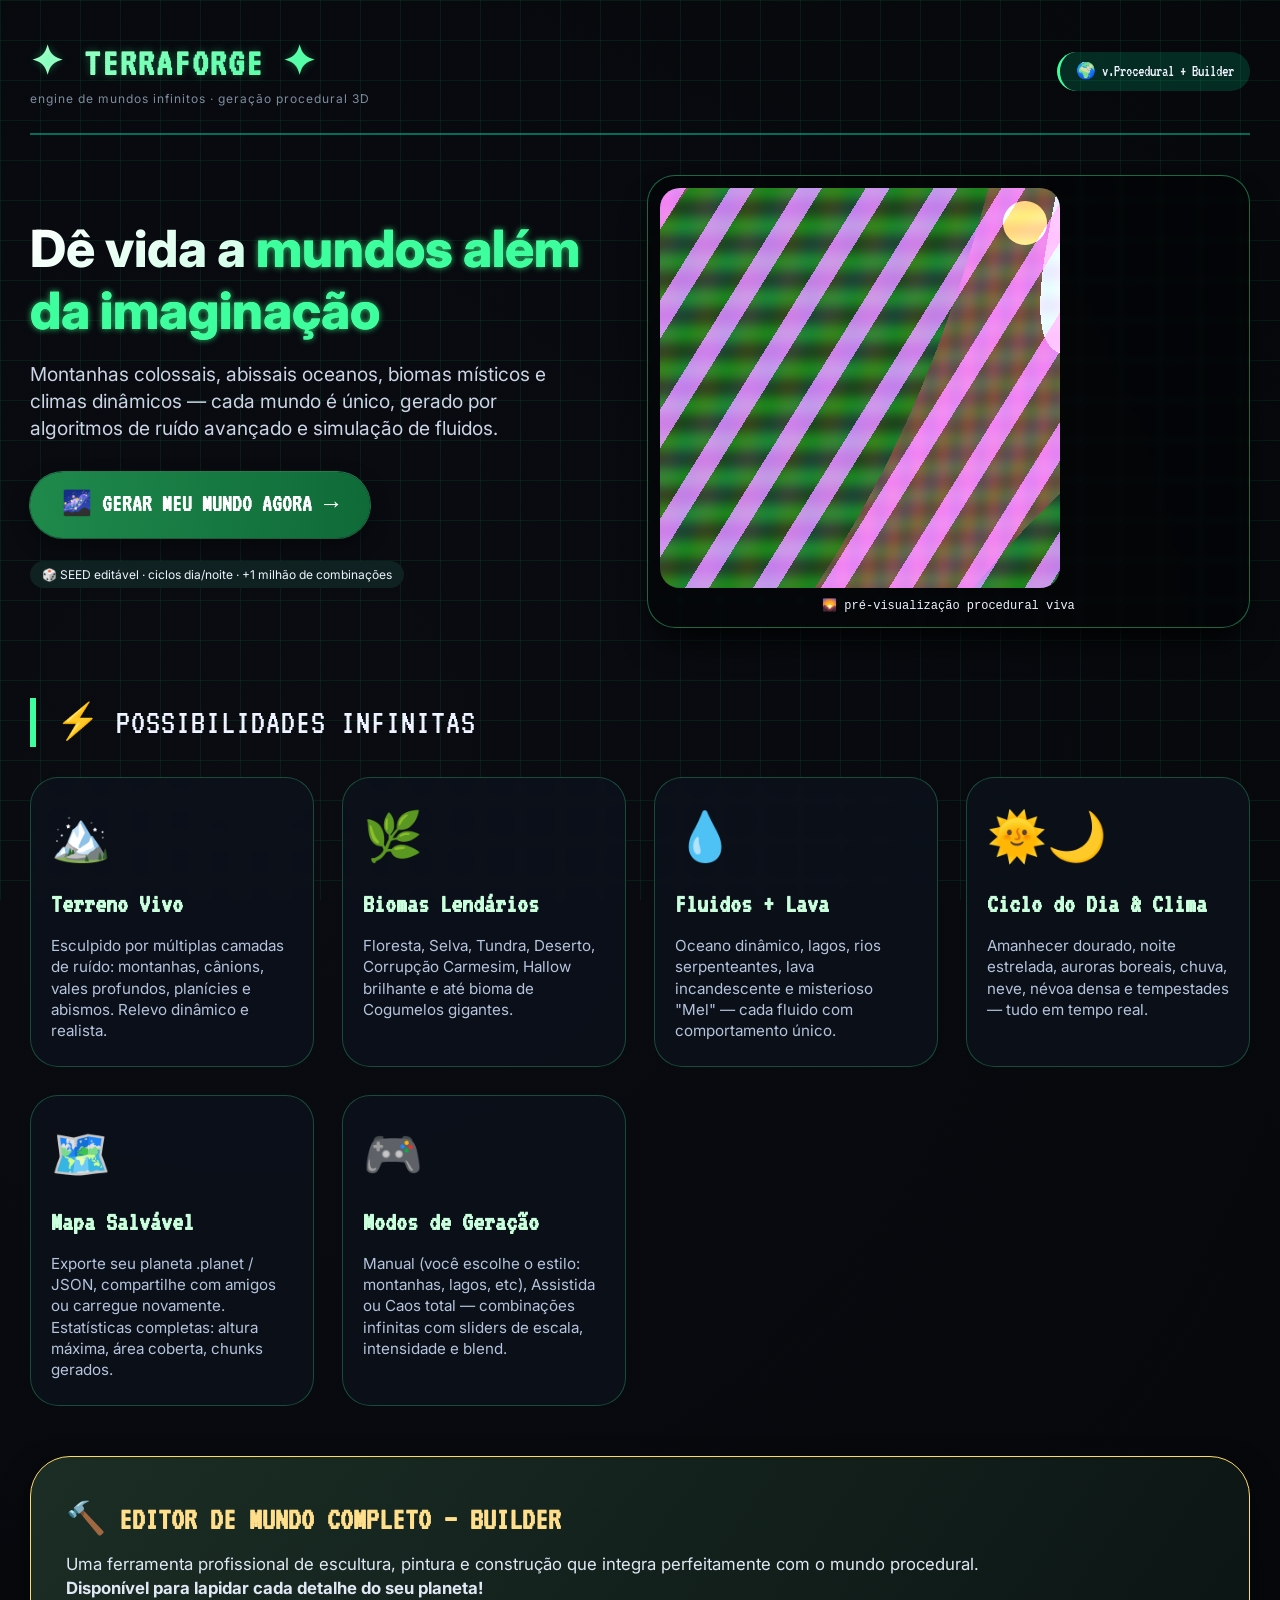
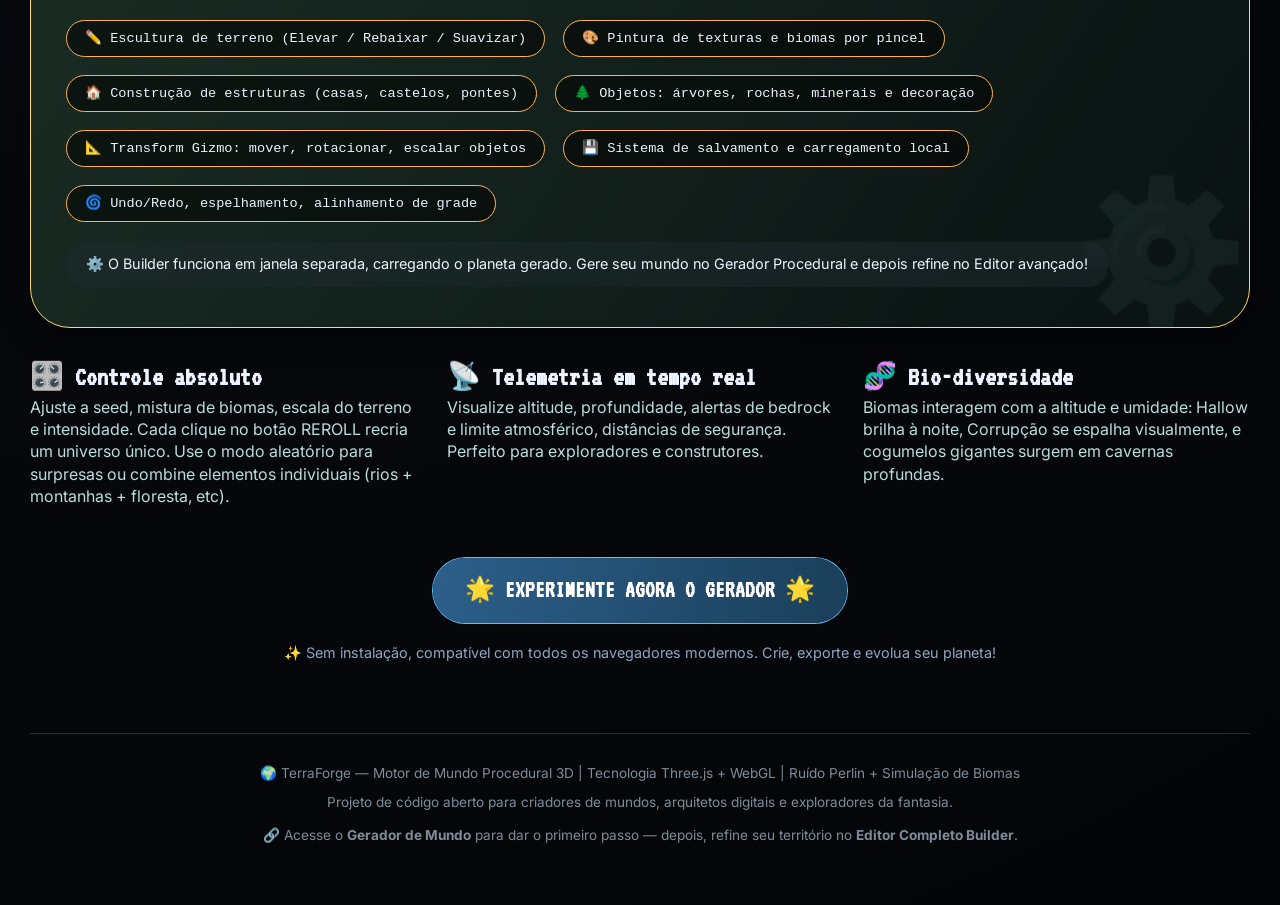
<file: index.html>
<!DOCTYPE html>
<html lang="pt-br">
<head>
    <meta charset="UTF-8">
    <meta name="viewport" content="width=device-width, initial-scale=1.0, user-scalable=yes">
    <title>TerraForge | Gerador de Mundos Procedurais 3D</title>
    
    <!-- Fontes e estilo base -->
    <link href="https://fonts.googleapis.com/css2?family=VT323&family=Inter:opsz,wght@14..32,400;14..32,600;14..32,700&display=swap" rel="stylesheet">
    
    <style>
        * {
            margin: 0;
            padding: 0;
            box-sizing: border-box;
        }

        body {
            background: radial-gradient(circle at 20% 30%, #0a0c12, #030507);
            font-family: 'Inter', sans-serif;
            color: #eef4ff;
            line-height: 1.4;
            scroll-behavior: smooth;
        }

        /* Grid de fundo futurista */
        .bg-grid {
            position: fixed;
            top: 0;
            left: 0;
            width: 100%;
            height: 100%;
            background-image: 
                linear-gradient(rgba(0, 255, 128, 0.08) 1px, transparent 1px),
                linear-gradient(90deg, rgba(0, 255, 128, 0.08) 1px, transparent 1px);
            background-size: 40px 40px;
            pointer-events: none;
            z-index: 0;
        }

        .container {
            max-width: 1300px;
            margin: 0 auto;
            padding: 20px 30px 60px;
            position: relative;
            z-index: 2;
        }

        /* cabeçalho */
        .navbar {
            display: flex;
            justify-content: space-between;
            align-items: center;
            flex-wrap: wrap;
            padding: 15px 0 25px;
            border-bottom: 2px solid rgba(0, 255, 200, 0.4);
            margin-bottom: 30px;
        }
        .logo h1 {
            font-family: 'VT323', monospace;
            font-size: 2.5rem;
            background: linear-gradient(135deg, #b3ffd0, #3eff9e);
            -webkit-background-clip: text;
            background-clip: text;
            color: transparent;
            letter-spacing: 2px;
            text-shadow: 0 0 8px rgba(62,255,158,0.3);
        }
        .logo p {
            font-size: 0.75rem;
            color: #7e8c9e;
            letter-spacing: 1px;
        }
        .badge {
            background: rgba(0, 255, 170, 0.15);
            padding: 8px 16px;
            border-radius: 100px;
            border-left: 3px solid #3eff9e;
            font-family: 'VT323', monospace;
            font-size: 1rem;
        }

        /* hero */
        .hero {
            display: flex;
            flex-wrap: wrap;
            gap: 40px;
            align-items: center;
            justify-content: space-between;
            margin: 40px 0 70px;
        }
        .hero-text {
            flex: 1;
            min-width: 280px;
        }
        .hero-text h2 {
            font-size: 3.2rem;
            font-weight: 800;
            background: linear-gradient(145deg, #ffffff, #8affc4);
            -webkit-background-clip: text;
            background-clip: text;
            color: transparent;
            line-height: 1.2;
            margin-bottom: 20px;
        }
        .hero-text .highlight {
            color: #3eff9e;
            text-shadow: 0 0 6px #2ecc71;
        }
        .hero-text p {
            font-size: 1.2rem;
            color: #cbd5e6;
            margin-bottom: 30px;
            max-width: 550px;
        }
        .cta-button {
            display: inline-flex;
            align-items: center;
            gap: 12px;
            background: linear-gradient(95deg, #1f8a4c, #0f6a38);
            border: none;
            padding: 16px 32px;
            font-size: 1.5rem;
            font-family: 'VT323', monospace;
            font-weight: bold;
            color: white;
            border-radius: 60px;
            cursor: pointer;
            transition: 0.25s ease;
            box-shadow: 0 8px 20px rgba(0,0,0,0.4), 0 0 0 1px rgba(62,255,158,0.5);
            text-decoration: none;
        }
        .cta-button:hover {
            transform: translateY(-3px);
            background: linear-gradient(95deg, #2caa5c, #158347);
            box-shadow: 0 14px 28px rgba(0,0,0,0.5), 0 0 12px #3eff9e;
        }
        .hero-canvas {
            flex: 1;
            min-width: 280px;
            background: rgba(0, 0, 0, 0.4);
            border-radius: 28px;
            backdrop-filter: blur(2px);
            padding: 12px;
            border: 1px solid rgba(62, 255, 158, 0.4);
            box-shadow: 0 20px 35px -12px black;
        }
        canvas#terrain-preview {
            width: 100%;
            height: auto;
            background: #101820;
            border-radius: 20px;
            display: block;
            aspect-ratio: 1 / 1;
            cursor: pointer;
        }

        /* Seção propaganda */
        .section-title {
            font-size: 2.2rem;
            font-family: 'VT323', monospace;
            margin: 60px 0 30px 0;
            border-left: 6px solid #3eff9e;
            padding-left: 20px;
            letter-spacing: 1px;
        }
        .grid-features {
            display: grid;
            grid-template-columns: repeat(auto-fill, minmax(280px, 1fr));
            gap: 28px;
            margin-bottom: 50px;
        }
        .feature-card {
            background: rgba(12, 18, 28, 0.75);
            backdrop-filter: blur(4px);
            border: 1px solid rgba(62, 255, 158, 0.25);
            border-radius: 28px;
            padding: 24px 20px;
            transition: all 0.2s;
        }
        .feature-card:hover {
            border-color: #3eff9e;
            transform: translateY(-6px);
            background: rgba(18, 28, 40, 0.85);
            box-shadow: 0 20px 30px -12px rgba(0,0,0,0.6);
        }
        .feature-icon {
            font-size: 3rem;
            margin-bottom: 16px;
        }
        .feature-card h3 {
            font-size: 1.7rem;
            font-family: 'VT323', monospace;
            color: #caffdd;
            margin-bottom: 12px;
        }
        .feature-card p {
            color: #b4c4dc;
            font-size: 0.95rem;
            line-height: 1.4;
        }

        /* Destaque do BUILDER */
        .builder-spotlight {
            background: linear-gradient(125deg, rgba(30, 50, 40, 0.9), rgba(10, 20, 18, 0.9));
            border-radius: 40px;
            padding: 40px 35px;
            margin: 40px 0 30px;
            border: 1px solid #ffd966;
            box-shadow: 0 12px 28px rgba(0,0,0,0.5);
            position: relative;
            overflow: hidden;
        }
        .builder-spotlight::before {
            content: "⚙️";
            font-size: 140px;
            opacity: 0.08;
            position: absolute;
            bottom: -20px;
            right: 0;
            pointer-events: none;
        }
        .builder-spotlight h3 {
            font-size: 2rem;
            font-family: 'VT323', monospace;
            color: #ffdf8c;
            display: flex;
            align-items: center;
            gap: 12px;
            margin-bottom: 12px;
        }
        .builder-spotlight p {
            font-size: 1.05rem;
            max-width: 80%;
            color: #e0e8f5;
            margin-bottom: 15px;
        }
        .builder-features-list {
            display: flex;
            flex-wrap: wrap;
            gap: 18px;
            margin-top: 20px;
        }
        .builder-feature-item {
            background: rgba(0,0,0,0.5);
            border-radius: 60px;
            padding: 8px 18px;
            font-size: 0.85rem;
            font-family: monospace;
            border: 1px solid #ffb347;
        }
        .info-note {
            background: #1e2a2e80;
            border-radius: 20px;
            padding: 12px 20px;
            margin-top: 20px;
            font-size: 0.9rem;
            display: inline-block;
            backdrop-filter: blur(4px);
        }

        /* rodapé */
        footer {
            margin-top: 70px;
            padding-top: 30px;
            border-top: 1px solid rgba(62, 255, 158, 0.2);
            text-align: center;
            color: #7f8c9a;
            font-size: 0.85rem;
        }

        @media (max-width: 780px) {
            .container { padding: 15px 20px; }
            .hero-text h2 { font-size: 2.2rem; }
            .builder-spotlight p { max-width: 100%; }
            .cta-button { font-size: 1.2rem; padding: 12px 24px; }
        }

        /* animação suave */
        .glow-text {
            text-shadow: 0 0 6px rgba(62,255,158,0.5);
        }
        button, .cta-button {
            user-select: none;
        }
    </style>
</head>
<body>
<div class="bg-grid"></div>
<div class="container">
    <div class="navbar">
        <div class="logo">
            <h1>✦ TERRAFORGE ✦</h1>
            <p>engine de mundos infinitos · geração procedural 3D</p>
        </div>
        <div class="badge">
            🌍 v.Procedural + Builder
        </div>
    </div>

    <div class="hero">
        <div class="hero-text">
            <h2>Dê vida a <span class="highlight">mundos além da imaginação</span></h2>
            <p>Montanhas colossais, abissais oceanos, biomas místicos e climas dinâmicos — cada mundo é único, gerado por algoritmos de ruído avançado e simulação de fluidos.</p>
            <a href="./index_md_v6_1.html" class="cta-button">
                🌌 GERAR MEU MUNDO AGORA
                <span>→</span>
            </a>
            <div style="margin-top: 24px;">
                <span style="background: #0f2120; padding: 6px 12px; border-radius: 32px; font-size: 0.75rem;">🎲 SEED editável · ciclos dia/noite · +1 milhão de combinações</span>
            </div>
        </div>
        <div class="hero-canvas">
            <canvas id="terrain-preview" width="500" height="500" style="width:100%; height:auto; max-width:500px; aspect-ratio:1/1"></canvas>
            <div style="text-align: center; margin-top: 10px; font-size: 12px; font-family: monospace;">🌄 pré-visualização procedural viva</div>
        </div>
    </div>

    <!-- SEÇÃO DE RECURSOS PRINCIPAIS (propaganda) -->
    <div class="section-title">⚡ POSSIBILIDADES INFINITAS</div>
    <div class="grid-features">
        <div class="feature-card">
            <div class="feature-icon">🏔️</div>
            <h3>Terreno Vivo</h3>
            <p>Esculpido por múltiplas camadas de ruído: montanhas, cânions, vales profundos, planícies e abismos. Relevo dinâmico e realista.</p>
        </div>
        <div class="feature-card">
            <div class="feature-icon">🌿</div>
            <h3>Biomas Lendários</h3>
            <p>Floresta, Selva, Tundra, Deserto, Corrupção Carmesim, Hallow brilhante e até bioma de Cogumelos gigantes.</p>
        </div>
        <div class="feature-card">
            <div class="feature-icon">💧</div>
            <h3>Fluidos + Lava</h3>
            <p>Oceano dinâmico, lagos, rios serpenteantes, lava incandescente e misterioso "Mel" — cada fluido com comportamento único.</p>
        </div>
        <div class="feature-card">
            <div class="feature-icon">🌞🌙</div>
            <h3>Ciclo do Dia & Clima</h3>
            <p>Amanhecer dourado, noite estrelada, auroras boreais, chuva, neve, névoa densa e tempestades — tudo em tempo real.</p>
        </div>
        <div class="feature-card">
            <div class="feature-icon">🗺️</div>
            <h3>Mapa Salvável</h3>
            <p>Exporte seu planeta .planet / JSON, compartilhe com amigos ou carregue novamente. Estatísticas completas: altura máxima, área coberta, chunks gerados.</p>
        </div>
        <div class="feature-card">
            <div class="feature-icon">🎮</div>
            <h3>Modos de Geração</h3>
            <p>Manual (você escolhe o estilo: montanhas, lagos, etc), Assistida ou Caos total — combinações infinitas com sliders de escala, intensidade e blend.</p>
        </div>
    </div>

    <!-- DESTAQUE DO BUILDER (SEM LINK DIRETO, APENAS PROPAGANDA) -->
    <div class="builder-spotlight">
        <h3>🔨 EDITOR DE MUNDO COMPLETO — BUILDER</h3>
        <p>Uma ferramenta profissional de escultura, pintura e construção que integra perfeitamente com o mundo procedural. <strong>Disponível para lapidar cada detalhe do seu planeta!</strong></p>
        <div class="builder-features-list">
            <span class="builder-feature-item">✏️ Escultura de terreno (Elevar / Rebaixar / Suavizar)</span>
            <span class="builder-feature-item">🎨 Pintura de texturas e biomas por pincel</span>
            <span class="builder-feature-item">🏠 Construção de estruturas (casas, castelos, pontes)</span>
            <span class="builder-feature-item">🌲 Objetos: árvores, rochas, minerais e decoração</span>
            <span class="builder-feature-item">📐 Transform Gizmo: mover, rotacionar, escalar objetos</span>
            <span class="builder-feature-item">💾 Sistema de salvamento e carregamento local</span>
            <span class="builder-feature-item">🌀 Undo/Redo, espelhamento, alinhamento de grade</span>
        </div>
        <div class="info-note">
            ⚙️ O Builder funciona em janela separada, carregando o planeta gerado. Gere seu mundo no Gerador Procedural e depois refine no Editor avançado!
        </div>
    </div>

    <!-- Seção extra: integração + criatividade -->
    <div style="display: flex; flex-wrap: wrap; gap: 30px; justify-content: space-between; margin: 30px 0 20px;">
        <div style="flex:1; min-width: 200px;">
            <h3 style="font-family:VT323; font-size:1.7rem;">🎛️ Controle absoluto</h3>
            <p style="color:#bdd">Ajuste a seed, mistura de biomas, escala do terreno e intensidade. Cada clique no botão REROLL recria um universo único. Use o modo aleatório para surpresas ou combine elementos individuais (rios + montanhas + floresta, etc).</p>
        </div>
        <div style="flex:1; min-width: 200px;">
            <h3 style="font-family:VT323; font-size:1.7rem;">📡 Telemetria em tempo real</h3>
            <p style="color:#bdd">Visualize altitude, profundidade, alertas de bedrock e limite atmosférico, distâncias de segurança. Perfeito para exploradores e construtores.</p>
        </div>
        <div style="flex:1; min-width: 200px;">
            <h3 style="font-family:VT323; font-size:1.7rem;">🧬 Bio-diversidade</h3>
            <p style="color:#bdd">Biomas interagem com a altitude e umidade: Hallow brilha à noite, Corrupção se espalha visualmente, e cogumelos gigantes surgem em cavernas profundas.</p>
        </div>
    </div>

    <!-- Chamada final (apenas para index_md_v6_1) -->
    <div style="text-align: center; margin: 50px 0 20px;">
        <a href="./index_md_v6_1.html" class="cta-button" style="background: linear-gradient(95deg, #2c5f8a, #1a3f5a); box-shadow: 0 0 0 1px #5bc0ff;">
            🌟 EXPERIMENTE AGORA O GERADOR 🌟
        </a>
        <p style="margin-top: 20px; font-size: 0.9rem; color: #92a5c2;">✨ Sem instalação, compatível com todos os navegadores modernos. Crie, exporte e evolua seu planeta!</p>
    </div>

    <footer>
        <p>🌍 TerraForge — Motor de Mundo Procedural 3D | Tecnologia Three.js + WebGL | Ruído Perlin + Simulação de Biomas</p>
        <p style="margin-top: 10px;">Projeto de código aberto para criadores de mundos, arquitetos digitais e exploradores da fantasia.</p>
        <p style="margin-top: 14px;">🔗 Acesse o <strong>Gerador de Mundo</strong> para dar o primeiro passo — depois, refine seu território no <strong>Editor Completo Builder</strong>.</p>
    </footer>
</div>

<script>
    (function() {
        // Canvas animado / preview procedural para propaganda
        const canvas = document.getElementById('terrain-preview');
        if (!canvas) return;
        const ctx = canvas.getContext('2d');
        
        let width = 500, height = 500;
        const resizeCanvas = () => {
            const rect = canvas.parentElement.getBoundingClientRect();
            const size = Math.min(rect.width, 400);
            canvas.style.width = `${size}px`;
            canvas.style.height = `${size}px`;
            canvas.width = size;
            canvas.height = size;
            width = size;
            height = size;
            drawPreview(performance.now() / 1000);
        };
        window.addEventListener('resize', resizeCanvas);
        
        // ruído procedural simples para terreno animado
        let timeOffset = 0;
        function noise(x, y, t) {
            // ruído senoidal simples mas com padrão orgânico
            return Math.sin(x * 0.12 + t) * Math.cos(y * 0.12 + t * 0.7) +
                   0.5 * Math.sin(x * 0.35 + t * 1.3) * Math.sin(y * 0.25 - t * 0.9) +
                   0.3 * Math.sin((x * 0.8 + y * 0.5) * 1.2 + t * 1.8);
        }
        
        function drawPreview(now) {
            if (!ctx || width === 0) return;
            const t = now * 0.6;
            const imageData = ctx.createImageData(width, height);
            const data = imageData.data;
            
            for (let y = 0; y < height; y++) {
                for (let x = 0; x < width; x++) {
                    const nx = (x / width) * 5.0;
                    const ny = (y / height) * 5.0;
                    let elev = noise(nx, ny, t);
                    elev = (elev + 1.2) / 2.4; // entre 0 e 1
                    // simular biomas
                    let r, g, b;
                    if (elev < 0.3) {  // água profunda
                        r = 20 + Math.sin(nx*5 + t)*8;
                        g = 60 + Math.cos(ny*4 + t)*12;
                        b = 140 + Math.sin((nx+ny)*3 + t)*20;
                    } else if (elev < 0.45) { // areia / praia
                        r = 210 + Math.sin(nx*12)*15;
                        g = 180 + Math.cos(ny*10)*12;
                        b = 100 + Math.sin((nx+ny)*6)*8;
                    } else if (elev < 0.7) { // grama / floresta
                        let mix = (elev-0.45)/0.25;
                        r = 40 + Math.sin(nx*12 + t)*12;
                        g = 100 + Math.sin(ny*14 + t*1.2)*30;
                        b = 40 + Math.cos((nx+ny)*7)*12;
                    } else if (elev < 0.85) { // montanha / rocha
                        r = 110 + Math.sin(nx*20)*15;
                        g = 90 + Math.cos(ny*18)*12;
                        b = 70 + Math.sin((nx+ny)*10)*10;
                    } else { // neve / pico
                        r = 240 + Math.sin(nx*15 + t)*8;
                        g = 245 + Math.cos(ny*15)*8;
                        b = 255;
                    }
                    // cor para bioma especial (toque misterioso)
                    if (Math.abs(Math.sin(nx*3.7 + ny*2.3 + t*0.9)) > 0.85 && elev > 0.5) {
                        r = r*0.5 + 180;
                        g = g*0.4 + 100;
                        b = b*0.3 + 220;
                    }
                    const idx = (y * width + x) * 4;
                    data[idx] = Math.min(255, r);
                    data[idx+1] = Math.min(255, g);
                    data[idx+2] = Math.min(255, b);
                    data[idx+3] = 255;
                }
            }
            ctx.putImageData(imageData, 0, 0);
            
            // desenhar grid ou sol / lua
            ctx.save();
            ctx.globalCompositeOperation = 'lighter';
            ctx.beginPath();
            ctx.arc(width-35, 35, 22, 0, Math.PI*2);
            ctx.fillStyle = `rgba(255, 200, 100, ${0.5+Math.sin(t)*0.2})`;
            ctx.fill();
            ctx.restore();
            
            requestAnimationFrame((time) => drawPreview(time / 1000));
        }
        
        resizeCanvas();
        drawPreview(performance.now() / 1000);
        
        // opcional: evento clique no canvas para mostrar curiosidade
        canvas.addEventListener('click', () => {
            const messages = [
                "🌋 Montanhas podem atingir mais de 200 blocos de altura!",
                "💧 O oceano cobre ~60% da superfície em mundos típicos",
                "✨ Bioma Hallow brilha no escuro e gera cristais mágicos",
                "🪨 O Builder permite escultura com pincel de até 50 blocos!",
                "🌲 Cada árvore é posicionada proceduralmente baseada no bioma",
                "🧙‍♂️ Você pode exportar o planeta e recriar no modo construção"
            ];
            const randomMsg = messages[Math.floor(Math.random() * messages.length)];
            const notif = document.createElement('div');
            notif.innerText = randomMsg;
            notif.style.position = 'fixed';
            notif.style.bottom = '20px';
            notif.style.left = '20px';
            notif.style.backgroundColor = '#0a1f1c';
            notif.style.color = '#b3ffcf';
            notif.style.padding = '12px 18px';
            notif.style.borderRadius = '40px';
            notif.style.fontFamily = 'VT323, monospace';
            notif.style.fontSize = '1rem';
            notif.style.border = '1px solid #3eff9e';
            notif.style.zIndex = '9999';
            notif.style.backdropFilter = 'blur(6px)';
            document.body.appendChild(notif);
            setTimeout(() => { notif.style.opacity = '0'; setTimeout(() => notif.remove(), 800); }, 2200);
        });
    })();
</script>

<!-- Adição de pequeno manifesto visual -->
<style>
    ::selection {
        background: #3eff9e;
        color: #031010;
    }
    a {
        text-decoration: none;
    }
    .cta-button {
        text-decoration: none;
        display: inline-flex;
    }
    .builder-feature-item {
        transition: 0.1s linear;
    }
    .builder-feature-item:hover {
        background: #ffb34730;
        border-color: #ffdf8c;
    }
    .feature-card {
        transition: all 0.2s cubic-bezier(0.2, 0.9, 0.4, 1.1);
    }
</style>
</body>
</html>
</file>
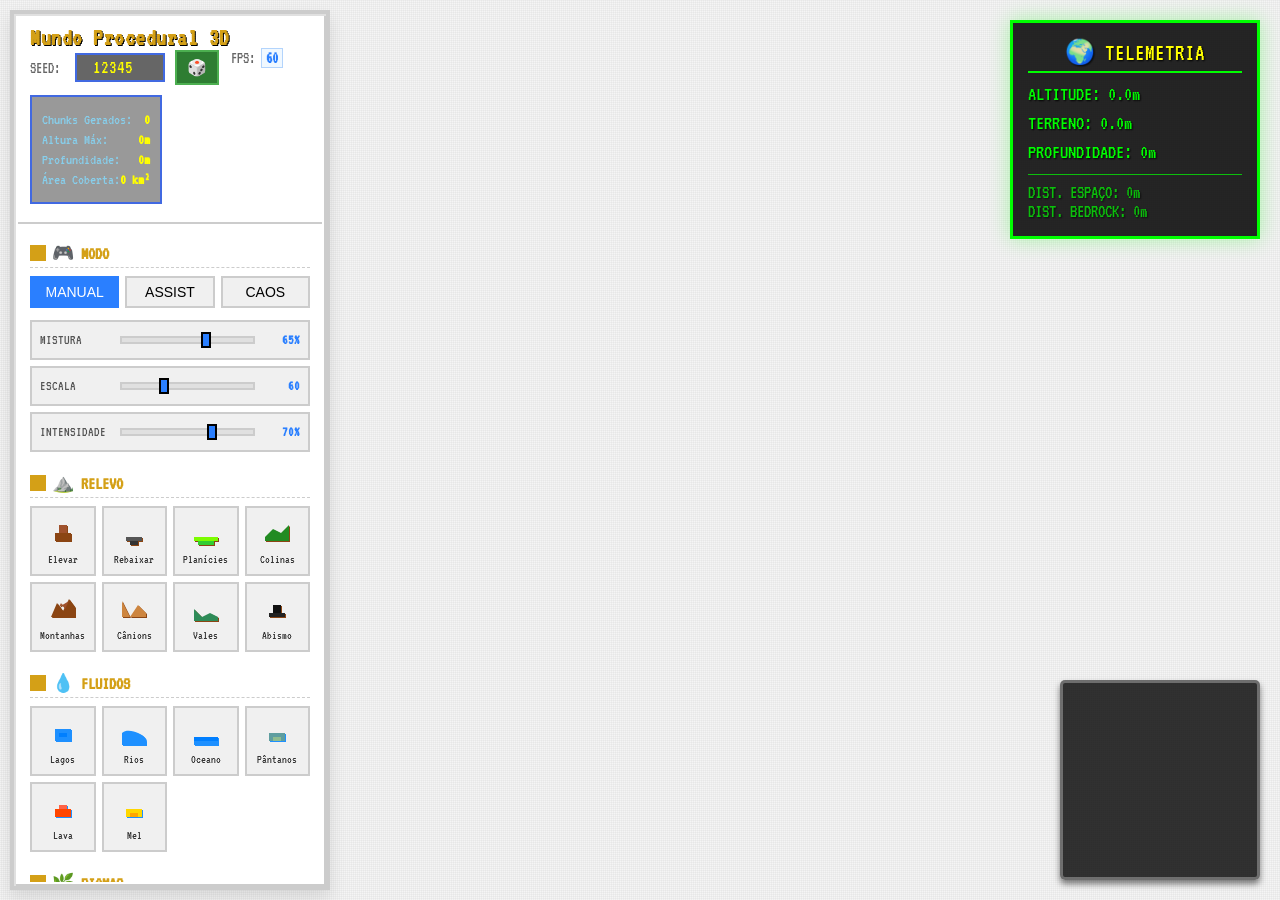
<file: index_md_v6_1.html>
<!DOCTYPE html>
<html lang="pt-br">
<head>
    <meta charset="utf-8">
    <title>Gerador de Mundo Procedural 3D - Sistema Planetário</title>
    <link rel="stylesheet" href="css/painel.css">
    <link rel="preconnect" href="https://fonts.googleapis.com">
    <link rel="preconnect" href="https://fonts.gstatic.com" crossorigin>
    <link href="https://fonts.googleapis.com/css2?family=VT323&display=swap" rel="stylesheet">
</head>
<body>
    <!-- ===================================================================
         HUD DE TELEMETRIA (Canto Superior Direito)
         =================================================================== -->
    <div id="hud-telemetry" style="
        position: fixed; 
        top: 20px; 
        right: 20px; 
        background: rgba(0, 0, 0, 0.85);
        border: 3px solid #00ff00;
        padding: 15px;
        color: #00ff00; 
        font-family: 'VT323', monospace; 
        font-size: 1.3rem; 
        text-shadow: 1px 1px 2px #000; 
        pointer-events: none;
        min-width: 250px;
        z-index: 500;
    ">
        <div style="border-bottom: 2px solid #00ff00; padding-bottom: 5px; margin-bottom: 10px; color: #ffff00; text-align: center; font-size: 1.5rem;">
            🌍 TELEMETRIA
        </div>
        <div style="margin: 8px 0;">ALTITUDE: <span id="hud-altitude">0.0m</span></div>
        <div style="margin: 8px 0;">TERRENO: <span id="hud-terrain">0.0m</span></div>
        <div style="margin: 8px 0;">PROFUNDIDADE: <span id="hud-depth">0m</span></div>
        
        <div id="bedrock-warning" style="color: #ff4444; display: none; margin-top: 10px; animation: blink 1s infinite;">
            ⚠️ PROXIMIDADE DO BEDROCK
        </div>
        <div id="space-warning" style="color: #4444ff; display: none; margin-top: 10px; animation: blink 1s infinite;">
            ⚠️ LIMITE ATMOSFÉRICO
        </div>
        
        <div style="font-size: 0.9em; opacity: 0.7; margin-top: 12px; border-top: 1px solid #00ff00; padding-top: 8px;">
            <div>DIST. ESPAÇO: <span id="hud-space">0m</span></div>
            <div>DIST. BEDROCK: <span id="hud-bedrock">0m</span></div>
        </div>
    </div>

    <!-- ===================================================================
         PAINEL RPG PRINCIPAL (Esquerda)
         =================================================================== -->
    <div class="rpg-panel">
        <header>
            <h1>Mundo Procedural 3D</h1>
            <div class="stats">
                <div class="stat-box seed-box">
                    <label for="seed-input">SEED:</label>
                    <input 
                        type="number" 
                        id="seed-input" 
                        value="12345" 
                        min="1" 
                        max="9999999"
                        style="
                            width: 90px;
                            background: rgba(0, 0, 0, 0.6);
                            border: 2px solid #4169e1;
                            color: #ffff00;
                            font-family: 'VT323', monospace;
                            font-size: 1.2rem;
                            padding: 3px 8px;
                            text-align: center;
                            margin: 0 5px;
                        "
                    />
                    <button 
                        id="btn-random-seed" 
                        style="
                            background: #2e7d32;
                            border: 2px solid #4caf50;
                            color: white;
                            font-family: 'VT323', monospace;
                            font-size: 1rem;
                            padding: 4px 10px;
                            cursor: pointer;
                            transition: all 0.2s;
                        "
                        title="Gerar SEED Aleatória"
                    >
                        🎲
                    </button>
                </div>
                <div class="stat-box">FPS: <b id="fps">60</b></div>
            </div>
            
            <!-- Estatísticas do Planeta -->
            <div class="planet-stats">
                <div>
                    <span class="label">Chunks Gerados:</span>
                    <span class="value" id="planet-chunks">0</span>
                </div>
                <div>
                    <span class="label">Altura Máx:</span>
                    <span class="value" id="planet-max-height">0m</span>
                </div>
                <div>
                    <span class="label">Profundidade:</span>
                    <span class="value" id="planet-min-height">0m</span>
                </div>
                <div>
                    <span class="label">Área Coberta:</span>
                    <span class="value" id="planet-coverage">0 km²</span>
                </div>
            </div>
        </header>

        <div class="content">
            
            <div class="section">
                <h3>🎮 MODO</h3>
                <div class="mode-selector">
                    <button class="mode-btn" data-mode="manual" aria-pressed="true">MANUAL</button>
                    <button class="mode-btn" data-mode="assistida" aria-pressed="false">ASSIST</button>
                    <button class="mode-btn" data-mode="aleatoria" aria-pressed="false">CAOS</button>
                </div>

                <div class="slider-box">
                    <label>MISTURA</label>
                    <input id="blend" type="range" min="0" max="100" value="65" />
                    <div class="val-display"><span id="blendVal">65</span>%</div>
                </div>
                <div class="slider-box">
                    <label>ESCALA</label>
                    <input id="scale" type="range" min="20" max="150" value="60" />
                    <div class="val-display"><span id="scaleVal">60</span></div>
                </div>
                <div class="slider-box">
                    <label>INTENSIDADE</label>
                    <input id="intensity" type="range" min="0" max="100" value="70" />
                    <div class="val-display"><span id="intensityVal">70</span>%</div>
                </div>
            </div>

            <div class="section">
                <h3>⛰️ RELEVO</h3>
                <div class="icon-grid">
                    <button class="icon-btn" data-layer="relevo" data-item="Elevar" aria-pressed="false">
                        <div class="icon icon-elevar"></div>
                        <span>Elevar</span>
                    </button>
                    <button class="icon-btn" data-layer="relevo" data-item="Rebaixar" aria-pressed="false">
                        <div class="icon icon-rebaixar"></div>
                        <span>Rebaixar</span>
                    </button>
                    <button class="icon-btn" data-layer="relevo" data-item="Planícies" aria-pressed="false">
                        <div class="icon icon-planicie"></div>
                        <span>Planícies</span>
                    </button>
                    <button class="icon-btn" data-layer="relevo" data-item="Colinas" aria-pressed="false">
                        <div class="icon icon-colinas"></div>
                        <span>Colinas</span>
                    </button>
                    <button class="icon-btn" data-layer="relevo" data-item="Montanhas" aria-pressed="false">
                        <div class="icon icon-montanhas"></div>
                        <span>Montanhas</span>
                    </button>
                    <button class="icon-btn" data-layer="relevo" data-item="Cânions" aria-pressed="false">
                        <div class="icon icon-canions"></div>
                        <span>Cânions</span>
                    </button>
                    <button class="icon-btn" data-layer="relevo" data-item="Vales" aria-pressed="false">
                        <div class="icon icon-vales"></div>
                        <span>Vales</span>
                    </button>
                    <button class="icon-btn" data-layer="relevo" data-item="Abismo" aria-pressed="false">
                        <div class="icon icon-abismo"></div>
                        <span>Abismo</span>
                    </button>
                </div>
            </div>

            <div class="section">
                <h3>💧 FLUIDOS</h3>
                <div class="icon-grid">
                    <button class="icon-btn" data-layer="agua" data-item="Lagos" aria-pressed="false">
                        <div class="icon icon-lagos"></div>
                        <span>Lagos</span>
                    </button>
                    <button class="icon-btn" data-layer="agua" data-item="Rios" aria-pressed="false">
                        <div class="icon icon-rios"></div>
                        <span>Rios</span>
                    </button>
                    <button class="icon-btn" data-layer="agua" data-item="Oceano" aria-pressed="false">
                        <div class="icon icon-oceano"></div>
                        <span>Oceano</span>
                    </button>
                    <button class="icon-btn" data-layer="agua" data-item="Pântanos" aria-pressed="false">
                        <div class="icon icon-pantanoso"></div>
                        <span>Pântanos</span>
                    </button>
                    <button class="icon-btn" data-layer="agua" data-item="Lava" aria-pressed="false">
                        <div class="icon icon-lava"></div>
                        <span>Lava</span>
                    </button>
                    <button class="icon-btn" data-layer="agua" data-item="Mel" aria-pressed="false">
                        <div class="icon icon-mel"></div>
                        <span>Mel</span>
                    </button>
                </div>
            </div>

            <div class="section">
                <h3>🌿 BIOMAS</h3>
                <div class="icon-grid">
                    <button class="icon-btn" data-layer="veg" data-item="Floresta" aria-pressed="false">
                        <div class="icon icon-floresta"></div>
                        <span>Floresta</span>
                    </button>
                    <button class="icon-btn" data-layer="veg" data-item="Selva" aria-pressed="false">
                        <div class="icon icon-selva"></div>
                        <span>Selva</span>
                    </button>
                    <button class="icon-btn" data-layer="veg" data-item="Deserto" aria-pressed="false">
                        <div class="icon icon-deserto"></div>
                        <span>Deserto</span>
                    </button>
                    <button class="icon-btn" data-layer="veg" data-item="Tundra" aria-pressed="false">
                        <div class="icon icon-tundra"></div>
                        <span>Tundra</span>
                    </button>
                    <button class="icon-btn" data-layer="veg" data-item="Corrupção" aria-pressed="false">
                        <div class="icon icon-corrupcao"></div>
                        <span>Corrupção</span>
                    </button>
                    <button class="icon-btn" data-layer="veg" data-item="Carmesim" aria-pressed="false">
                        <div class="icon icon-carmesim"></div>
                        <span>Carmesim</span>
                    </button>
                    <button class="icon-btn" data-layer="veg" data-item="Hallow" aria-pressed="false">
                        <div class="icon icon-hallow"></div>
                        <span>Hallow</span>
                    </button>
                    <button class="icon-btn" data-layer="veg" data-item="Cogumelos" aria-pressed="false">
                        <div class="icon icon-cogumelos"></div>
                        <span>Cogumelos</span>
                    </button>
                </div>
            </div>
            
            <div class="section">
                <h3>🌅 Ciclo do Dia</h3>
                <div class="mode-selector mode-selector-4col">
                    <button class="mode-btn icon-btn" aria-pressed="true" data-cycle="dia">
                        <div class="icon icon-dia"></div>
                        <span>Dia</span>
                    </button>
                    <button class="mode-btn icon-btn" aria-pressed="false" data-cycle="noite">
                        <div class="icon icon-noite"></div>
                        <span>Noite</span>
                    </button>
                    <button class="mode-btn icon-btn" aria-pressed="false" data-cycle="aurora">
                        <div class="icon icon-aurora"></div>
                        <span>Aurora</span>
                    </button>
                    <button class="mode-btn icon-btn" aria-pressed="false" data-cycle="crepusculo">
                        <div class="icon icon-crepusculo"></div>
                        <span>Crepúsculo</span>
                    </button>
                </div>
            </div>

            <div class="action-row">
                <button id="newSeed" class="action-btn btn-secondary">
                    <span class="action-icon icon-reroll"></span>
                    REROLL
                </button>
                <button id="randomCombo" class="action-btn btn-secondary">
                    <span class="action-icon icon-random"></span>
                    RANDOM
                </button>
                <button id="clear" class="action-btn btn-danger">
                    <span class="action-icon icon-clear"></span>
                    LIMPAR
                </button>
                <button id="combine" class="action-btn btn-primary">
                    <span class="action-icon icon-generate"></span>
                    GERAR
                </button>
            </div>
            
            <!-- ===================================================================
                 BOTÕES DO SISTEMA DE PLANETA
                 =================================================================== -->
            <div class="planet-actions" style="display: grid; grid-template-columns: 1fr 1fr; gap: 10px; margin-top: 15px;">
                <button class="planet-btn btn-save" id="btn-save-planet">
                    💾 Salvar
                </button>
                <button class="planet-btn btn-load" id="btn-load-planet">
                    📂 Carregar
                </button>
                <button class="planet-btn btn-export" id="btn-export-planet">
                    📦 Exportar
                </button>
                <button class="planet-btn btn-stats" id="btn-show-stats">
                    📊 Estatísticas
                </button>
            </div>

            <!-- Integração com Builder -->
            <div style="margin-top: 12px;">
                <button class="planet-btn btn-save" id="btn-open-builder" style="width: 100%; background: linear-gradient(135deg, #1a3a1a, #2d5a2d); border-color: #4CAF50; color: #90EE90; font-size: 1.1rem;">
                    🏗️ Abrir no Builder
                </button>
                <div id="builder-status" style="font-size: 12px; color: #666; text-align: center; margin-top: 4px;"></div>
            </div>
            
            <div class="status-bar">
                <div class="status-label">COMBINAÇÃO:</div>
                <div id="comboText" class="status-value">Aguardando...</div>
            </div>

        </div>
    </div>
    
    <!-- ===================================================================
         INPUT DE ARQUIVO (ESCONDIDO)
         =================================================================== -->
    <input type="file" id="planetFileInput" style="display: none;" accept=".json,.planet">
    
    <!-- ===================================================================
         MODAL DE ESTATÍSTICAS
         =================================================================== -->
    <div id="stats-modal" style="
        display: none; 
        position: fixed; 
        top: 50%; 
        left: 50%; 
        transform: translate(-50%, -50%); 
        background: rgba(0, 0, 0, 0.95); 
        border: 4px solid #00ff00; 
        padding: 30px; 
        color: #ffffff; 
        z-index: 1000; 
        font-family: 'VT323', monospace; 
        min-width: 500px;
        max-width: 80%;
        max-height: 80vh;
        overflow-y: auto;
        box-shadow: 0 0 50px rgba(0, 255, 0, 0.5);
    ">
        <h2 style="
            border-bottom: 2px solid #00ff00; 
            padding-bottom: 10px; 
            margin-top: 0;
            color: #00ff00;
            text-align: center;
            font-size: 2rem;
            text-shadow: 0 0 20px rgba(0, 255, 0, 0.8);
        ">
            📊 ESTATÍSTICAS DO PLANETA
        </h2>
        <div id="stats-content" style="
            display: grid; 
            grid-template-columns: repeat(2, 1fr); 
            gap: 15px; 
            margin: 20px 0;
        ">
            <!-- Preenchido dinamicamente via JavaScript -->
        </div>
        <button id="close-stats" style="
            margin-top: 15px; 
            width: 100%; 
            background: #cc0000; 
            color: white; 
            border: 2px solid #ff0000; 
            padding: 12px; 
            cursor: pointer; 
            font-family: inherit; 
            font-size: 1.3rem;
            transition: all 0.2s;
        ">
            FECHAR
        </button>
    </div>
    
    <canvas id="minimap"></canvas>
    
	<script src="system/three.min.js"></script>
    <script type="module" src="js/main.js"></script>
    
    <style>
        @keyframes blink {
            0%, 50% { opacity: 1; }
            51%, 100% { opacity: 0.3; }
        }
        
        #close-stats:hover {
            background: #ff0000;
            transform: translateY(-2px);
            box-shadow: 0 5px 15px rgba(255, 0, 0, 0.5);
        }
    </style>

    <script type="module">
        // ================================================================
        // INTEGRAÇÃO: Exportar para Builder via BroadcastChannel
        // Motivo: localStorage tem limite ~5MB; planetas grandes excedem.
        // BroadcastChannel passa o objeto pela memória, sem limite.
        // ================================================================
        const btnOpenBuilder = document.getElementById('btn-open-builder');
        const builderStatus  = document.getElementById('builder-status');

        // Canal compartilhado — mesmo nome usado no Builder
        const channel = new BroadcastChannel('planet_transfer');

        if (btnOpenBuilder) {
            btnOpenBuilder.addEventListener('click', () => {
                const ps = window.planetSystem;
                if (!ps) {
                    builderStatus.textContent = '⚠️ Gere um mundo primeiro!';
                    builderStatus.style.color = '#ff9900';
                    return;
                }

                try {
                    const data = ps.exportPlanetData ? ps.exportPlanetData() : null;

                    if (!data) {
                        builderStatus.textContent = '⚠️ Nenhum dado de planeta disponível.';
                        builderStatus.style.color = '#ff9900';
                        return;
                    }

                    // Abre o Builder primeiro, depois aguarda ele sinalizar que está pronto
                    builderStatus.textContent = '⏳ Abrindo Builder...';
                    builderStatus.style.color = '#aaaaff';
                    const builderWin = window.open('builder_2.html', '_blank');

                    // Aguarda o Builder enviar 'ready' pelo canal (até 10s)
                    let sent = false;
                    const timeout = setTimeout(() => {
                        if (!sent) {
                            // Fallback: envia mesmo assim após 3s
                            channel.postMessage({ type: 'planet_data', payload: data });
                            builderStatus.textContent = '✅ Dados enviados (timeout fallback).';
                            builderStatus.style.color = '#90EE90';
                        }
                    }, 3000);

                    channel.onmessage = (e) => {
                        if (e.data && e.data.type === 'builder_ready' && !sent) {
                            sent = true;
                            clearTimeout(timeout);
                            channel.postMessage({ type: 'planet_data', payload: data });
                            builderStatus.textContent = '✅ Mapa enviado para o Builder!';
                            builderStatus.style.color = '#90EE90';
                            channel.onmessage = null;
                        }
                    };

                } catch (e) {
                    builderStatus.textContent = '❌ Erro: ' + e.message;
                    builderStatus.style.color = '#ff4444';
                    console.error(e);
                }
            });
        }
    </script>
</body>
</html>
</file>
<file: css/painel.css>
:root {
			  /* Tema claro pixelado */
			  --bg-world: #f5f5f5;
			  --ui-bg: #ffffff;
			  --ui-border-light: #e0e0e0;
			  --ui-border-dark: #cccccc;
			  --slot-bg: #f0f0f0;
			  --slot-hover: #e8e8e8;
			  --text-main: #333333;
			  --text-gold: #d4a017;   /* Dourado pixel */
			  --accent: #2a7fff;      /* Azul pixel */
			  --selected: #ffcc00;    /* Amarelo seleção */
			  --danger: #e74c3c;
			  --success: #27ae60;
			  --icon-size: 32px;
			}

			* { 
			  box-sizing: border-box;
			  image-rendering: pixelated;
			  image-rendering: crisp-edges;
			}

			body {
			  margin: 0;
			  font-family: 'VT323', monospace;
			  font-size: 18px;
			  background-color: var(--bg-world);
			  background-image: 
				repeating-linear-gradient(90deg, transparent 0px, transparent 1px, rgba(0,0,0,0.03) 1px, rgba(0,0,0,0.03) 2px),
				repeating-linear-gradient(0deg, transparent 0px, transparent 1px, rgba(0,0,0,0.03) 1px, rgba(0,0,0,0.03) 2px);
			  color: var(--text-main);
			  min-height: 100vh;
			  display: flex;
			  align-items: center;
			  justify-content: center;
			  padding: 15px;
			}

			/* Container Estreito */
			.rpg-panel {
			  width: min(320px, 100%);
			  background: var(--ui-bg);
			  border: 4px solid var(--ui-border-dark);
			  box-shadow: 
				inset 2px 2px 0px var(--ui-border-light),
				inset -2px -2px 0px var(--ui-border-dark),
				0 8px 16px rgba(0,0,0,0.1);
			  padding: 4px;
			  display: flex;
			  flex-direction: column;
			  position: relative;
			}

			/* Cabeçalho Compacto */
			header {
			  padding: 8px 12px;
			  border-bottom: 2px solid var(--ui-border-dark);
			  margin-bottom: 8px;
			  display: flex;
			  justify-content: space-between;
			  align-items: center;
			  flex-wrap: wrap;
			}

			h1 {
			  margin: 0;
			  font-size: 24px;
			  color: var(--text-gold);
			  text-shadow: 1px 1px 0 #000;
			  letter-spacing: 0.5px;
			}

			.stats {
			  font-size: 16px;
			  color: #666;
			  display: flex;
			  gap: 12px;
			}
			.stat-box b { 
			  color: var(--accent);
			  background: #f0f8ff;
			  padding: 1px 4px;
			  border: 1px solid #b3d4fc;
			}

			/* Conteúdo */
			.content {
			  padding: 10px 12px 15px 12px;
			  overflow-y: auto;
			  max-height: 85vh;
			}

			/* Seções Compactas */
			.section {
			  margin-bottom: 20px;
			}
			
			.section h3 {
			  margin: 0 0 8px 0;
			  font-size: 18px;
			  color: var(--text-gold);
			  border-bottom: 1px dashed rgba(0,0,0,0.2);
			  padding-bottom: 4px;
			  display: flex;
			  align-items: center;
			  gap: 6px;
			}

			.section h3::before {
			  content: "";
			  display: inline-block;
			  width: 16px;
			  height: 16px;
			  background: currentColor;
			  image-rendering: pixelated;
			}

			/* Grid de Ícones */
			.icon-grid {
			  display: grid;
			  grid-template-columns: repeat(4, 1fr);
			  gap: 6px;
			}

			/* Botões-Ícones */
			.icon-btn {
			  appearance: none;
			  border: none;
			  background: var(--slot-bg);
			  border: 2px solid var(--ui-border-dark);
			  font-family: 'VT323', monospace;
			  font-size: 12px;
			  padding: 8px 4px;
			  cursor: pointer;
			  transition: all 0.1s;
			  display: flex;
			  flex-direction: column;
			  align-items: center;
			  justify-content: center;
			  text-align: center;
			  min-height: 70px;
			  position: relative;
			}

			.icon-btn:hover {
			  background: var(--slot-hover);
			  transform: translateY(-1px);
			  border-color: var(--accent);
			}

			.icon-btn:active {
			  transform: translateY(1px);
			}

			/* Ícone dentro do botão */
			.icon {
			  width: var(--icon-size);
			  height: var(--icon-size);
			  margin-bottom: 4px;
			  background-size: contain;
			  background-repeat: no-repeat;
			  background-position: center;
			  filter: drop-shadow(1px 1px 0 rgba(0,0,0,0.3));
			}

			/* Texto do botão */
			.icon-btn span {
			  font-size: 12px;
			  color: var(--text-main);
			  line-height: 1;
			}

			/* Estado Ativo */
			.icon-btn[aria-pressed="true"] {
			  background: var(--selected);
			  border-color: var(--text-gold);
			  box-shadow: inset 0 0 0 2px rgba(255,255,255,0.5);
			}

			.icon-btn[aria-pressed="true"] .icon {
			  filter: drop-shadow(0 0 2px rgba(255,255,0,0.8)) drop-shadow(1px 1px 0 rgba(0,0,0,0.3));
			}

			/* Cores específicas para cada tipo */
			.icon-btn[data-layer="relevo"] .icon { filter: drop-shadow(1px 1px 0 #8B4513); }
			.icon-btn[data-layer="agua"] .icon { filter: drop-shadow(1px 1px 0 #1E90FF); }
			.icon-btn[data-layer="veg"] .icon { filter: drop-shadow(1px 1px 0 #228B22); }

			/* Sliders Compactos */
			.slider-box {
			  padding: 6px 8px;
			  margin-bottom: 6px;
			  border: 2px solid var(--ui-border-dark);
			  background: var(--slot-bg);
			  display: flex;
			  align-items: center;
			  gap: 8px;
			}
			
			.slider-box label { 
			  min-width: 70px; 
			  font-size: 14px;
			  color: #555;
			}
			
			input[type=range] {
			  -webkit-appearance: none;
			  width: 100%;
			  background: transparent;
			  height: 20px;
			}
			
			input[type=range]::-webkit-slider-runnable-track {
			  width: 100%;
			  height: 8px;
			  background: var(--ui-border-light);
			  border: 2px solid var(--ui-border-dark);
			  border-radius: 0;
			}
			
			input[type=range]::-webkit-slider-thumb {
			  -webkit-appearance: none;
			  height: 16px;
			  width: 10px;
			  background: var(--accent);
			  border: 2px solid #000;
			  margin-top: -6px;
			  cursor: pointer;
			}

			.val-display {
			  min-width: 35px;
			  text-align: right;
			  font-size: 14px;
			  color: var(--accent);
			  font-weight: bold;
			}

			/* Botões de Ação */
			.action-row {
			  display: grid;
			  grid-template-columns: 1fr 1fr;
			  gap: 8px;
			  margin-top: 12px;
			}
			
			.action-btn {
			  font-family: 'VT323', monospace;
			  font-size: 16px;
			  padding: 8px 4px;
			  border: 2px solid var(--ui-border-dark);
			  cursor: pointer;
			  display: flex;
			  align-items: center;
			  justify-content: center;
			  gap: 6px;
			  transition: all 0.1s;
			  min-height: 40px;
			}
			
			.action-btn:hover {
			  transform: translateY(-1px);
			  border-color: var(--accent);
			}
			
			.btn-primary { 
			  background: var(--success);
			  color: white;
			  text-shadow: 1px 1px 0 #000;
			}
			
			.btn-danger { 
			  background: var(--danger);
			  color: white;
			  text-shadow: 1px 1px 0 #000;
			}
			
			.btn-secondary { 
			  background: var(--slot-bg);
			  color: var(--text-main);
			}

			/* Status */
			.status-bar {
			  margin-top: 12px;
			  padding: 6px 8px;
			  background: var(--slot-bg);
			  border: 2px solid var(--ui-border-dark);
			  font-size: 14px;
			  display: flex;
			  justify-content: space-between;
			  align-items: center;
			  min-height: 32px;
			}
			
			.status-label {
			  color: #666;
			}
			
			.status-value {
			  color: var(--accent);
			  font-weight: bold;
			  text-align: right;
			  max-width: 180px;
			  overflow: hidden;
			  text-overflow: ellipsis;
			}

			/* Scrollbar minimalista */
			.content::-webkit-scrollbar { width: 6px; }
			.content::-webkit-scrollbar-track { background: var(--ui-border-light); }
			.content::-webkit-scrollbar-thumb { 
			  background: var(--ui-border-dark); 
			  border: 1px solid var(--ui-border-light); 
			}

			/* Ícones SVG inline como data URIs */
			.icon-elevar { background-image: url("data:image/svg+xml,%3Csvg xmlns='http://www.w3.org/2000/svg' viewBox='0 0 32 32'%3E%3Crect fill='%238B4513' x='8' y='16' width='16' height='8'/%3E%3Crect fill='%23A0522D' x='12' y='8' width='8' height='8'/%3E%3C/svg%3E"); }
			.icon-rebaixar { background-image: url("data:image/svg+xml,%3Csvg xmlns='http://www.w3.org/2000/svg' viewBox='0 0 32 32'%3E%3Crect fill='%23555' x='8' y='20' width='16' height='4'/%3E%3Crect fill='%23333' x='12' y='24' width='8' height='4'/%3E%3C/svg%3E"); }
			.icon-planicie { background-image: url("data:image/svg+xml,%3Csvg xmlns='http://www.w3.org/2000/svg' viewBox='0 0 32 32'%3E%3Crect fill='%237CFC00' x='4' y='20' width='24' height='4'/%3E%3Crect fill='%2332CD32' x='8' y='24' width='16' height='4'/%3E%3C/svg%3E"); }
			.icon-colinas { background-image: url("data:image/svg+xml,%3Csvg xmlns='http://www.w3.org/2000/svg' viewBox='0 0 32 32'%3E%3Cpath fill='%23228B22' d='M4,20 L12,12 L20,16 L28,8 L28,24 L4,24 Z'/%3E%3C/svg%3E"); }
			.icon-montanhas { background-image: url("data:image/svg+xml,%3Csvg xmlns='http://www.w3.org/2000/svg' viewBox='0 0 32 32'%3E%3Cpath fill='%238B4513' d='M4,24 L10,10 L16,18 L22,6 L28,14 L28,24 Z'/%3E%3Cpath fill='%23A0522D' d='M12,14 L14,10 L18,16 L22,8'/%3E%3C/svg%3E"); }
			.icon-canions { background-image: url("data:image/svg+xml,%3Csvg xmlns='http://www.w3.org/2000/svg' viewBox='0 0 32 32'%3E%3Cpath fill='%23CD853F' d='M4,8 L12,24 L20,12 L28,20 L28,24 L4,24 Z'/%3E%3C/svg%3E"); }
			.icon-vales { background-image: url("data:image/svg+xml,%3Csvg xmlns='http://www.w3.org/2000/svg' viewBox='0 0 32 32'%3E%3Cpath fill='%232E8B57' d='M4,16 L12,24 L20,20 L28,24 L28,28 L4,28 Z'/%3E%3C/svg%3E"); }
			.icon-abismo { background-image: url("data:image/svg+xml,%3Csvg xmlns='http://www.w3.org/2000/svg' viewBox='0 0 32 32'%3E%3Crect fill='%23111' x='12' y='12' width='8' height='12'/%3E%3Crect fill='%23222' x='8' y='20' width='16' height='4'/%3E%3C/svg%3E"); }
			.icon-lagos { background-image: url("data:image/svg+xml,%3Csvg xmlns='http://www.w3.org/2000/svg' viewBox='0 0 32 32'%3E%3Crect fill='%231E90FF' x='8' y='12' width='16' height='12'/%3E%3Crect fill='%23007FFF' x='12' y='16' width='8' height='4'/%3E%3C/svg%3E"); }
			.icon-rios { background-image: url("data:image/svg+xml,%3Csvg xmlns='http://www.w3.org/2000/svg' viewBox='0 0 32 32'%3E%3Cpath fill='%231E90FF' d='M4,16 C8,12 16,14 20,16 C24,18 28,20 28,24 L28,28 L4,28 L4,24 Z'/%3E%3C/svg%3E"); }
			.icon-oceano { background-image: url("data:image/svg+xml,%3Csvg xmlns='http://www.w3.org/2000/svg' viewBox='0 0 32 32'%3E%3Crect fill='%23007FFF' x='4' y='20' width='24' height='8'/%3E%3Crect fill='%231E90FF' x='4' y='24' width='24' height='4'/%3E%3C/svg%3E"); }
			.icon-pantanoso { background-image: url("data:image/svg+xml,%3Csvg xmlns='http://www.w3.org/2000/svg' viewBox='0 0 32 32'%3E%3Crect fill='%235F9EA0' x='8' y='16' width='16' height='8'/%3E%3Crect fill='%238FBC8F' x='12' y='20' width='8' height='4'/%3E%3C/svg%3E"); }
			.icon-lava { background-image: url("data:image/svg+xml,%3Csvg xmlns='http://www.w3.org/2000/svg' viewBox='0 0 32 32'%3E%3Crect fill='%23FF4500' x='8' y='16' width='16' height='8'/%3E%3Crect fill='%23FF6347' x='12' y='12' width='8' height='4'/%3E%3C/svg%3E"); }
			.icon-mel { background-image: url("data:image/svg+xml,%3Csvg xmlns='http://www.w3.org/2000/svg' viewBox='0 0 32 32'%3E%3Crect fill='%23FFD700' x='8' y='16' width='16' height='8'/%3E%3Crect fill='%23FFA500' x='12' y='20' width='8' height='4'/%3E%3C/svg%3E"); }
			.icon-floresta { background-image: url("data:image/svg+xml,%3Csvg xmlns='http://www.w3.org/2000/svg' viewBox='0 0 32 32'%3E%3Crect fill='%23228B22' x='12' y='16' width='8' height='8'/%3E%3Crect fill='%239ACD32' x='14' y='12' width='4' height='4'/%3E%3C/svg%3E"); }
			.icon-selva { background-image: url("data:image/svg+xml,%3Csvg xmlns='http://www.w3.org/2000/svg' viewBox='0 0 32 32'%3E%3Crect fill='%23008000' x='10' y='16' width='12' height='8'/%3E%3Crect fill='%232E8B57' x='8' y='20' width='16' height='4'/%3E%3C/svg%3E"); }
			.icon-deserto { background-image: url("data:image/svg+xml,%3Csvg xmlns='http://www.w3.org/2000/svg' viewBox='0 0 32 32'%3E%3Crect fill='%23F4A460' x='8' y='16' width='16' height='8'/%3E%3Crect fill='%23DEB887' x='12' y='12' width='8' height='4'/%3E%3C/svg%3E"); }
			.icon-tundra { background-image: url("data:image/svg+xml,%3Csvg xmlns='http://www.w3.org/2000/svg' viewBox='0 0 32 32'%3E%3Crect fill='%23F0F8FF' x='8' y='16' width='16' height='8'/%3E%3Crect fill='%23E0FFFF' x='12' y='12' width='8' height='4'/%3E%3C/svg%3E"); }
			.icon-corrupcao { background-image: url("data:image/svg+xml,%3Csvg xmlns='http://www.w3.org/2000/svg' viewBox='0 0 32 32'%3E%3Crect fill='%239B30FF' x='8' y='16' width='16' height='8'/%3E%3Crect fill='%238A2BE2' x='12' y='20' width='8' height='4'/%3E%3C/svg%3E"); }
			.icon-carmesim { background-image: url("data:image/svg+xml,%3Csvg xmlns='http://www.w3.org/2000/svg' viewBox='0 0 32 32'%3E%3Crect fill='%23DC143C' x='8' y='16' width='16' height='8'/%3E%3Crect fill='%23B22222' x='12' y='12' width='8' height='4'/%3E%3C/svg%3E"); }
			.icon-hallow { background-image: url("data:image/svg+xml,%3Csvg xmlns='http://www.w3.org/2000/svg' viewBox='0 0 32 32'%3E%3Crect fill='%2387CEEB' x='8' y='16' width='16' height='8'/%3E%3Crect fill='%23AFEEEE' x='12' y='20' width='8' height='4'/%3E%3C/svg%3E"); }
			.icon-cogumelos { background-image: url("data:image/svg+xml,%3Csvg xmlns='http://www.w3.org/2000/svg' viewBox='0 0 32 32'%3E%3Crect fill='%234B0082' x='12' y='16' width='8' height='8'/%3E%3Crect fill='%239370DB' x='14' y='12' width='4' height='4'/%3E%3C/svg%3E"); }

			/* Modos */
			.mode-selector {
			  display: grid;
			  grid-template-columns: repeat(3, 1fr);
			  gap: 6px;
			  margin-bottom: 12px;
			}
			
			.mode-btn {
			  font-size: 14px;
			  padding: 6px 4px;
			  background: var(--slot-bg);
			  border: 2px solid var(--ui-border-dark);
			  cursor: pointer;
			  text-align: center;
			}
			
			.mode-btn[aria-pressed="true"] {
			  background: var(--accent);
			  color: white;
			  border-color: var(--accent);
			}

			/* Ícones de ação */
			.action-icon {
			  display: inline-block;
			  width: 20px;
			  height: 20px;
			  background-size: contain;
			  vertical-align: middle;
			}
			
				/* Ajustes para os botões do ciclo do dia */
			.mode-selector .icon-btn {
				min-height: 60px;
				padding: 4px;
			}

			.mode-selector .icon-btn .icon {
				width: 24px;
				height: 24px;
				margin-bottom: 2px;
			}

			.mode-selector .icon-btn span {
				font-size: 12px;
			}
			
			
				/* Estilos adicionais para integração 3D */
			#world-canvas {
				position: fixed;
				top: 0;
				left: 0;
				width: 100%;
				height: 100%;
				z-index: 1;
			}

			.rpg-panel {
				position: fixed;
				top: 10px;
				left: 10px;
				z-index: 10;
				max-height: calc(100vh - 20px);
			}

			.content {
				max-height: calc(100vh - 120px);
				overflow-y: auto;
			}

			/* Grid de 4 colunas para ciclo do dia */
			.mode-selector-4col {
				grid-template-columns: repeat(4, 1fr);
			}

			.mode-selector-4col .icon-btn {
				min-height: 60px;
				padding: 4px;
			}

			.mode-selector-4col .icon-btn .icon {
				width: 24px;
				height: 24px;
				margin-bottom: 2px;
			}

			.mode-selector-4col .icon-btn span {
				font-size: 11px;
			}
			
			/* Estilo do Mini-mapa */
			#minimap {
			position: fixed;
			bottom: 20px;
			right: 20px;
			width: 200px;
			height: 200px;
			background: rgba(0, 0, 0, 0.8);
			border: 3px solid rgba(255, 255, 255, 0.3);
			border-radius: 5px;
			box-shadow: 0 4px 6px rgba(0, 0, 0, 0.5);
			z-index: 100; /* Garante que fique acima do mundo 3D */
			pointer-events: none; /* Deixa clicar através dele se necessário */
		}
			
			.icon-reroll { background-image: url("data:image/svg+xml,%3Csvg xmlns='http://www.w3.org/2000/svg' viewBox='0 0 20 20'%3E%3Cpath fill='%23fff' d='M10 3v2a5 5 0 1 0 5 5h2a7 7 0 1 1-7-7z'/%3E%3Cpath fill='%23fff' d='M15 1l4 4-4 4V5h-2V1z'/%3E%3C/svg%3E"); }
			.icon-random { background-image: url("data:image/svg+xml,%3Csvg xmlns='http://www.w3.org/2000/svg' viewBox='0 0 20 20'%3E%3Cpath fill='%23fff' d='M6 4l4 4-4 4V8H4V4z'/%3E%3Cpath fill='%23fff' d='M14 16l-4-4 4-4v4h2v4z'/%3E%3Ccircle fill='%23fff' cx='10' cy='10' r='2'/%3E%3C/svg%3E"); }
			.icon-clear { background-image: url("data:image/svg+xml,%3Csvg xmlns='http://www.w3.org/2000/svg' viewBox='0 0 20 20'%3E%3Crect fill='%23fff' x='4' y='4' width='12' height='12'/%3E%3Cpath fill='%23e74c3c' d='M6 6h8v8H6z'/%3E%3C/svg%3E"); }
			.icon-generate { background-image: url("data:image/svg+xml,%3Csvg xmlns='http://www.w3.org/2000/svg' viewBox='0 0 20 20'%3E%3Cpath fill='%23fff' d='M5 5l10 5-10 5z'/%3E%3C/svg%3E"); }
			
			
				/* Ícones para ciclo do dia */
			.icon-dia { background-image: url("data:image/svg+xml,%3Csvg xmlns='http://www.w3.org/2000/svg' viewBox='0 0 32 32'%3E%3Ccircle fill='%23FFD700' cx='16' cy='16' r='8'/%3E%3Cpath fill='%23FFA500' d='M16,4 L16,8 M16,24 L16,28 M4,16 L8,16 M24,16 L28,16 M6.3,6.3 L9.2,9.2 M22.8,22.8 L25.7,25.7 M6.3,25.7 L9.2,22.8 M22.8,9.2 L25.7,6.3' stroke='%23FFA500' stroke-width='2'/%3E%3C/svg%3E"); }
			.icon-noite { background-image: url("data:image/svg+xml,%3Csvg xmlns='http://www.w3.org/2000/svg' viewBox='0 0 32 32'%3E%3Ccircle fill='%23F0F8FF' cx='16' cy='16' r='7'/%3E%3Ccircle fill='%23FFFFFF' cx='10' cy='8' r='1.5'/%3E%3Ccircle fill='%23FFFFFF' cx='22' cy='10' r='1'/%3E%3Ccircle fill='%23FFFFFF' cx='8' cy='18' r='1'/%3E%3Ccircle fill='%23FFFFFF' cx='20' cy='22' r='1.5'/%3E%3C/svg%3E"); }
			.icon-aurora { background-image: url("data:image/svg+xml,%3Csvg xmlns='http://www.w3.org/2000/svg' viewBox='0 0 32 32'%3E%3Crect fill='%234B0082' x='0' y='0' width='32' height='32'/%3E%3Cpath fill='%23FF69B4' d='M16,8 L20,12 L16,16 L12,12 Z'/%3E%3Cpath fill='%239370DB' d='M8,20 L12,24 L8,28 L4,24 Z'/%3E%3Cpath fill='%2387CEEB' d='M24,20 L28,24 L24,28 L20,24 Z'/%3E%3Ccircle fill='%23FFD700' cx='16' cy='16' r='4'/%3E%3C/svg%3E"); }
			.icon-crepusculo { background-image: url("data:image/svg+xml,%3Csvg xmlns='http://www.w3.org/2000/svg' viewBox='0 0 32 32'%3E%3Crect fill='%238B0000' x='0' y='0' width='32' height='32'/%3E%3Ccircle fill='%23FF4500' cx='16' cy='16' r='6'/%3E%3Cpath fill='%23FF8C00' d='M16,4 L16,28 M4,16 L28,16' stroke='%23FF8C00' stroke-width='2'/%3E%3Ccircle fill='%23FFD700' cx='16' cy='16' r='3'/%3E%3C/svg%3E"); }

		/* ===================================================================
		   ESTILOS ADICIONAIS - SISTEMA PLANETÁRIO
		   Adicione este conteúdo ao final do seu painel.css existente
		   =================================================================== */

		/* Estatísticas do Planeta (no header) */
		.planet-stats {
			background: rgba(0, 0, 0, 0.4);
			padding: 10px;
			margin: 10px 0;
			border: 2px solid #4169e1;
			font-size: 0.95rem;
		}

		.planet-stats div {
			margin: 5px 0;
			display: flex;
			justify-content: space-between;
		}

		.planet-stats .label {
			color: #87ceeb;
		}

		.planet-stats .value {
			color: #ffff00;
			font-weight: bold;
		}

		/* Botões de Ação do Planeta */
		.planet-actions {
			display: grid;
			grid-template-columns: 1fr 1fr;
			gap: 10px;
			margin-top: 15px;
		}

		.planet-btn {
			padding: 12px;
			font-family: 'VT323', monospace;
			font-size: 1.1rem;
			border: 2px solid;
			cursor: pointer;
			transition: all 0.2s;
			text-transform: uppercase;
			background: linear-gradient(180deg, rgba(255,255,255,0.1) 0%, rgba(0,0,0,0.2) 100%);
		}

		.planet-btn:hover {
			transform: translateY(-2px);
			box-shadow: 0 5px 15px rgba(0, 0, 0, 0.3);
		}

		.planet-btn:active {
			transform: translateY(0);
		}

		.btn-save {
			background-color: #2e7d32;
			color: white;
			border-color: #4caf50;
		}

		.btn-save:hover {
			background-color: #388e3c;
			box-shadow: 0 5px 15px rgba(76, 175, 80, 0.5);
		}

		.btn-load {
			background-color: #1565c0;
			color: white;
			border-color: #2196f3;
		}

		.btn-load:hover {
			background-color: #1976d2;
			box-shadow: 0 5px 15px rgba(33, 150, 243, 0.5);
		}

		.btn-export {
			background-color: #f57c00;
			color: white;
			border-color: #ff9800;
		}

		.btn-export:hover {
			background-color: #fb8c00;
			box-shadow: 0 5px 15px rgba(255, 152, 0, 0.5);
		}

		.btn-stats {
			background-color: #6a1b9a;
			color: white;
			border-color: #9c27b0;
		}

		.btn-stats:hover {
			background-color: #7b1fa2;
			box-shadow: 0 5px 15px rgba(156, 39, 176, 0.5);
		}

		/* HUD de Telemetria */
		#hud-telemetry {
			position: fixed;
			top: 20px;
			right: 20px;
			background: rgba(0, 0, 0, 0.85);
			border: 3px solid #00ff00;
			padding: 15px;
			color: #00ff00;
			font-family: 'VT323', monospace;
			font-size: 1.3rem;
			text-shadow: 1px 1px 2px #000;
			pointer-events: none;
			min-width: 250px;
			z-index: 500;
			box-shadow: 0 0 20px rgba(0, 255, 0, 0.3);
		}

		@keyframes blink {
			0%, 50% { opacity: 1; }
			51%, 100% { opacity: 0.3; }
		}

		#bedrock-warning,
		#space-warning {
			animation: blink 1s infinite;
			font-weight: bold;
			margin-top: 10px;
		}

		/* Modal de Estatísticas */
		#stats-modal {
			display: none;
			position: fixed;
			top: 50%;
			left: 50%;
			transform: translate(-50%, -50%);
			background: rgba(0, 0, 0, 0.95);
			border: 4px solid #00ff00;
			padding: 30px;
			color: #ffffff;
			z-index: 1000;
			font-family: 'VT323', monospace;
			min-width: 500px;
			max-width: 80%;
			max-height: 80vh;
			overflow-y: auto;
			box-shadow: 0 0 50px rgba(0, 255, 0, 0.5);
		}

		#stats-modal.active {
			display: block;
		}

		#stats-modal h2 {
			border-bottom: 2px solid #00ff00;
			padding-bottom: 10px;
			margin-top: 0;
			color: #00ff00;
			text-align: center;
			font-size: 2rem;
			text-shadow: 0 0 20px rgba(0, 255, 0, 0.8);
		}

		#stats-content {
			display: grid;
			grid-template-columns: repeat(2, 1fr);
			gap: 15px;
			margin: 20px 0;
		}

		.stat-card {
			background: rgba(0, 0, 0, 0.5);
			border: 2px solid #00ff00;
			padding: 15px;
		}

		.stat-card h4 {
			color: #ffff00;
			margin: 0 0 10px 0;
			font-size: 1.3rem;
		}

		.stat-card p {
			color: #00ff00;
			margin: 5px 0;
			font-size: 1.1rem;
		}

		#close-stats {
			margin-top: 15px;
			width: 100%;
			background: #cc0000;
			color: white;
			border: 2px solid #ff0000;
			padding: 12px;
			cursor: pointer;
			font-family: inherit;
			font-size: 1.3rem;
			transition: all 0.2s;
		}

		#close-stats:hover {
			background: #ff0000;
			transform: translateY(-2px);
			box-shadow: 0 5px 15px rgba(255, 0, 0, 0.5);
		}

		/* Overlay de fundo do modal (opcional) */
		.modal-overlay {
			display: none;
			position: fixed;
			top: 0;
			left: 0;
			width: 100%;
			height: 100%;
			background: rgba(0, 0, 0, 0.7);
			z-index: 999;
		}

		.modal-overlay.active {
			display: block;
		}

		/* ===================================================================
		   SEED EDITÁVEL
		   =================================================================== */
		.seed-box {
			display: flex;
			align-items: center;
			gap: 5px;
		}

		.seed-box label {
			margin-right: 5px;
		}

		#seed-input {
			width: 90px;
			background: rgba(0, 0, 0, 0.6);
			border: 2px solid #4169e1;
			color: #ffff00;
			font-family: 'VT323', monospace;
			font-size: 1.2rem;
			padding: 3px 8px;
			text-align: center;
			transition: all 0.2s;
		}

		#seed-input:focus {
			outline: none;
			border-color: #87ceeb;
			box-shadow: 0 0 10px rgba(135, 206, 235, 0.5);
			background: rgba(0, 0, 0, 0.8);
		}

		#seed-input:hover {
			border-color: #5a8fd3;
		}

		#btn-random-seed {
			background: #2e7d32;
			border: 2px solid #4caf50;
			color: white;
			font-family: 'VT323', monospace;
			font-size: 1.2rem;
			padding: 4px 10px;
			cursor: pointer;
			transition: all 0.3s ease;
			min-width: 35px;
			height: 35px;
			display: flex;
			align-items: center;
			justify-content: center;
		}

		#btn-random-seed:hover {
			background: #388e3c;
			transform: scale(1.1) rotate(15deg);
			box-shadow: 0 0 15px rgba(76, 175, 80, 0.6);
		}

		#btn-random-seed:active {
			transform: scale(0.95) rotate(-15deg);
		}

		/* Animação de rotação ao clicar */
		@keyframes spin {
			from { transform: rotate(0deg); }
			to { transform: rotate(360deg); }
		}

		.seed-spinning {
			animation: spin 0.3s ease-out;
		}



        /* Estilos Específicos do Modo Construção */
        .tool-active {
            border-color: #00ff00 !important;
            box-shadow: 0 0 10px #00ff00;
        }
        
        #brush-cursor {
            position: absolute;
            pointer-events: none;
            border: 2px dashed rgba(255, 255, 0, 0.5);
            border-radius: 50%;
            transform: translate(-50%, -50%);
            display: none;
            z-index: 999;
        }

        .object-list {
            display: grid;
            grid-template-columns: repeat(3, 1fr);
            gap: 5px;
            margin-top: 10px;
        }

        .obj-btn {
            background: #444;
            border: 1px solid #666;
            color: white;
            padding: 5px;
            font-family: 'VT323';
            cursor: pointer;
            font-size: 14px;
        }
        .obj-btn:hover { background: #666; }
        .obj-btn.selected { border: 2px solid #ffff00; background: #555; }
</file>
